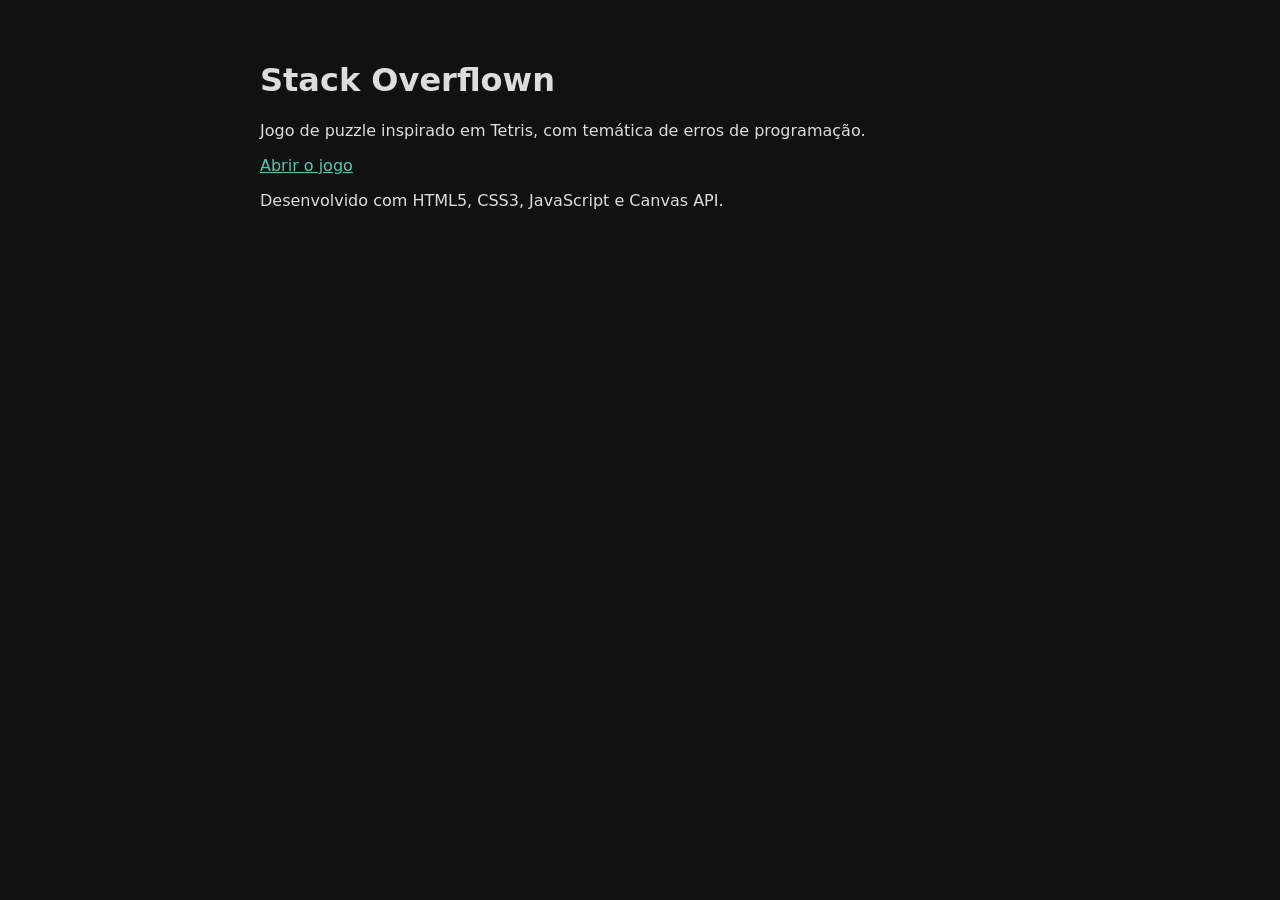
<file: index.html>
<!doctype html>
<html lang="pt-BR">
<head>
  <meta charset="utf-8">
  <meta name="viewport" content="width=device-width, initial-scale=1">
  <meta name="description" content="Stack Overflown — jogo de puzzle com temática de programação.">
  <title>Stack Overflown</title>
  <style>body{margin:0;background:#111;color:#ddd;font-family:system-ui,sans-serif}main{max-width:760px;margin:auto;padding:40px 20px}a{color:#4ec9b0}code{color:#f48771}</style>
</head>
<body>
  <main>
    <h1>Stack Overflown</h1>
    <p>Jogo de puzzle inspirado em Tetris, com temática de erros de programação.</p>
    <p><a href="src/index.html">Abrir o jogo</a></p>
    <p>Desenvolvido com HTML5, CSS3, JavaScript e Canvas API.</p>
  </main>
</body>
</html>
</file>
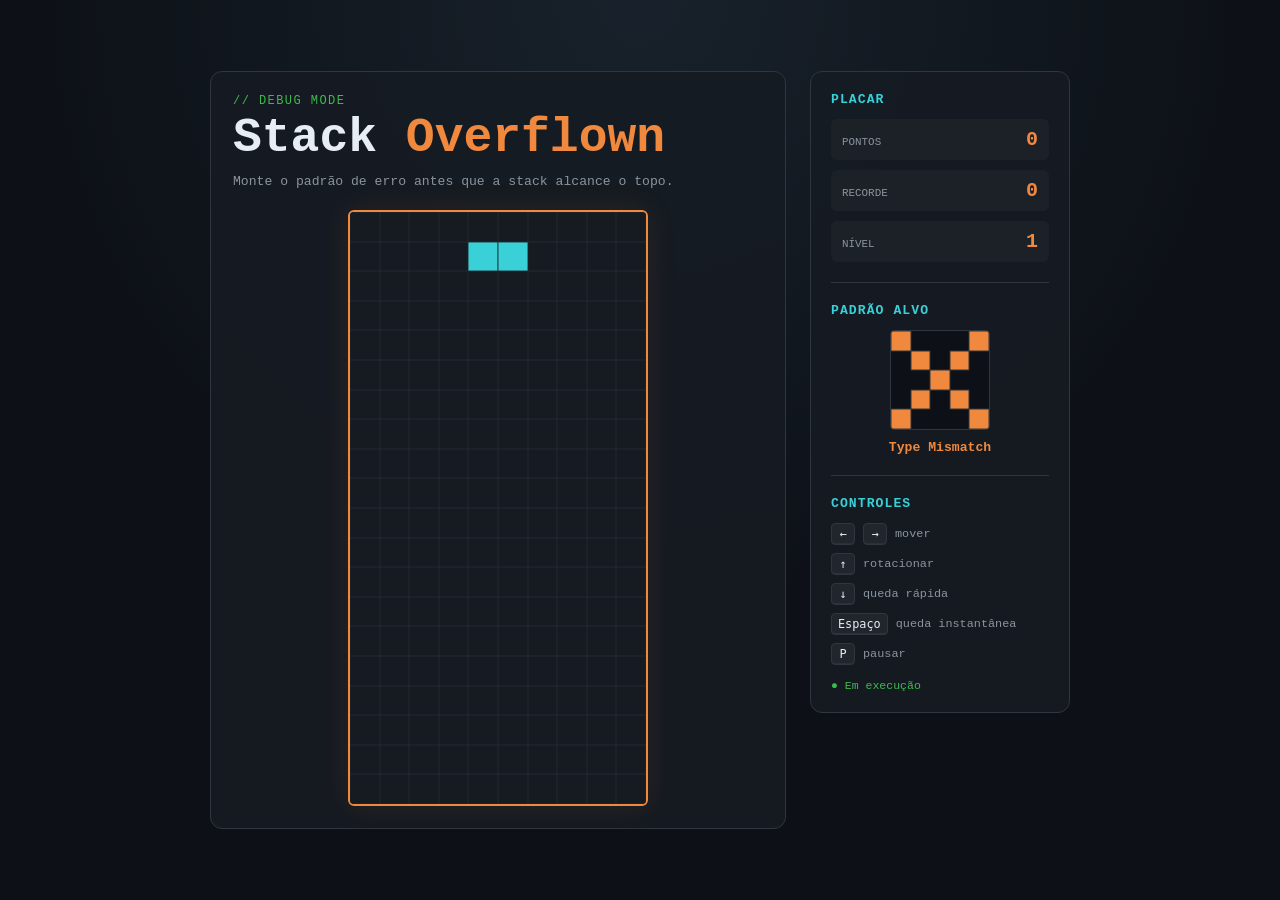
<file: src/index.html>
<!DOCTYPE html>
<html lang="pt-BR">
  <head>
    <meta charset="UTF-8" />
    <meta name="viewport" content="width=device-width, initial-scale=1.0" />
    <meta name="description" content="Stack Overflown: um jogo de puzzle com temática de programação." />
    <title>Stack Overflown — Puzzle de Programação</title>
    <link rel="stylesheet" href="style.css" />
  </head>
  <body>
    <main class="game-container">
      <section class="main-panel" aria-label="Área do jogo">
        <header class="game-header">
          <p class="eyebrow">// DEBUG MODE</p>
          <h1>Stack <span>Overflown</span></h1>
          <p class="subtitle">Monte o padrão de erro antes que a stack alcance o topo.</p>
        </header>
        <div class="canvas-wrap">
          <canvas id="gameCanvas" width="300" height="600" aria-label="Tabuleiro do jogo"></canvas>
        </div>
      </section>

      <aside class="side-panel" aria-label="Informações da partida">
        <section class="info-section score-section">
          <h2>Placar</h2>
          <div class="stats">
            <div><span>PONTOS</span><strong id="score">0</strong></div>
            <div><span>RECORDE</span><strong id="high-score">0</strong></div>
            <div><span>NÍVEL</span><strong id="level">1</strong></div>
          </div>
        </section>

        <section class="info-section">
          <h2>Padrão alvo</h2>
          <div class="pattern-preview">
            <canvas id="patternCanvas" width="100" height="100" aria-label="Prévia do padrão alvo"></canvas>
            <div class="pattern-name" id="patternName">Carregando...</div>
          </div>
        </section>

        <section class="info-section">
          <h2>Controles</h2>
          <div class="controls">
            <p><kbd>←</kbd><kbd>→</kbd> mover</p>
            <p><kbd>↑</kbd> rotacionar</p>
            <p><kbd>↓</kbd> queda rápida</p>
            <p><kbd>Espaço</kbd> queda instantânea</p>
            <p><kbd>P</kbd> pausar</p>
          </div>
          <div class="status" id="status" role="status">● Em execução</div>
        </section>
      </aside>
    </main>

    <div class="game-over" id="gameOver" role="dialog" aria-modal="true" aria-labelledby="gameOverTitle">
      <div class="terminal-icon">&gt;_</div>
      <h2 id="gameOverTitle">STACK OVERFLOW!</h2>
      <p>A pilha chegou ao limite.</p>
      <p class="final-score">Pontuação final <strong id="finalScore">0</strong></p>
      <button type="button" onclick="location.reload()">Executar novamente</button>
    </div>

    <script src="patterns.js"></script>
    <script src="index.js"></script>
  </body>
</html>
</file>
<file: src/style.css>
* { box-sizing: border-box; }

:root {
  --bg: #0d1117;
  --panel: #161b22;
  --panel-2: #1c2128;
  --border: #30363d;
  --text: #e6edf3;
  --muted: #8b949e;
  --green: #3fb950;
  --cyan: #39d0d8;
  --orange: #f0883e;
  --red: #f85149;
}

body {
  margin: 0;
  min-height: 100vh;
  padding: 28px 18px;
  display: flex;
  justify-content: center;
  align-items: center;
  color: var(--text);
  background: radial-gradient(circle at top, #18212b 0, var(--bg) 55%);
  font-family: "Courier New", Consolas, monospace;
}

.game-container {
  width: min(100%, 860px);
  display: grid;
  grid-template-columns: minmax(300px, 1fr) 260px;
  gap: 24px;
  align-items: start;
}

.main-panel, .side-panel {
  background: rgba(22, 27, 34, .94);
  border: 1px solid var(--border);
  border-radius: 12px;
}

.main-panel { padding: 22px; }

.game-header { margin-bottom: 18px; }
.eyebrow { margin: 0 0 6px; color: var(--green); font-size: .75rem; letter-spacing: .12em; }
h1 { margin: 0; font-size: clamp(2rem, 5vw, 3rem); line-height: 1; color: var(--text); }
h1 span { color: var(--orange); }
.subtitle { margin: 10px 0 0; color: var(--muted); font-size: .82rem; line-height: 1.5; }

.canvas-wrap { display: flex; justify-content: center; }
canvas { display: block; image-rendering: pixelated; }
#gameCanvas { width: min(300px, 100%); height: auto; border: 2px solid var(--orange); border-radius: 6px; box-shadow: 0 0 30px rgba(240, 136, 62, .1); }

.side-panel { padding: 20px; }
.info-section { padding-bottom: 20px; margin-bottom: 20px; border-bottom: 1px solid var(--border); }
.info-section:last-child { margin: 0; padding: 0; border: 0; }
.info-section h2 { margin: 0 0 12px; color: var(--cyan); font-size: .82rem; text-transform: uppercase; letter-spacing: .08em; }

.stats { display: grid; gap: 10px; }
.stats div { display: flex; align-items: baseline; justify-content: space-between; padding: 9px 11px; background: var(--panel-2); border-radius: 6px; }
.stats span { color: var(--muted); font-size: .68rem; }
.stats strong { color: var(--orange); font-size: 1.25rem; }

.pattern-preview { text-align: center; }
#patternCanvas { width: 100px; height: 100px; margin: 8px auto 10px; border: 1px solid var(--border); border-radius: 4px; }
.pattern-name { color: var(--orange); font-weight: bold; font-size: .82rem; }

.controls p { display: flex; gap: 8px; align-items: center; margin: 8px 0; color: var(--muted); font-size: .74rem; }
kbd { min-width: 24px; padding: 3px 6px; color: var(--text); background: #21262d; border: 1px solid var(--border); border-radius: 4px; text-align: center; box-shadow: inset 0 -1px rgba(255,255,255,.05); }
.status { margin-top: 14px; color: var(--green); font-size: .72rem; }

.game-over { position: fixed; inset: 0; display: none; align-items: center; justify-content: center; padding: 20px; background: rgba(13, 17, 23, .86); z-index: 10; }
.game-over.show { display: flex; }
.game-over > * { max-width: 430px; }
.game-over { flex-direction: column; text-align: center; }
.terminal-icon { color: var(--green); font-weight: bold; font-size: 2rem; }
.game-over h2 { margin: 10px 0; color: var(--red); font-size: clamp(1.8rem, 7vw, 3rem); }
.game-over p { color: var(--muted); }
.final-score strong { color: var(--orange); }
.game-over button { margin-top: 8px; padding: 12px 20px; border: 0; border-radius: 6px; color: #0d1117; background: var(--green); font: inherit; font-weight: bold; cursor: pointer; }
.game-over button:hover { filter: brightness(1.08); }

@media (max-width: 720px) {
  body { align-items: flex-start; padding: 16px 10px; }
  .game-container { grid-template-columns: 1fr; max-width: 520px; }
  .side-panel { display: grid; grid-template-columns: 1fr 1fr; gap: 18px; }
  .info-section { margin: 0; padding: 0 0 18px; }
  .info-section:last-child { grid-column: 1 / -1; }
}

@media (max-width: 430px) {
  .main-panel { padding: 14px; }
  .side-panel { display: block; }
  .info-section { margin-bottom: 18px; padding-bottom: 18px; }
}
</file>
